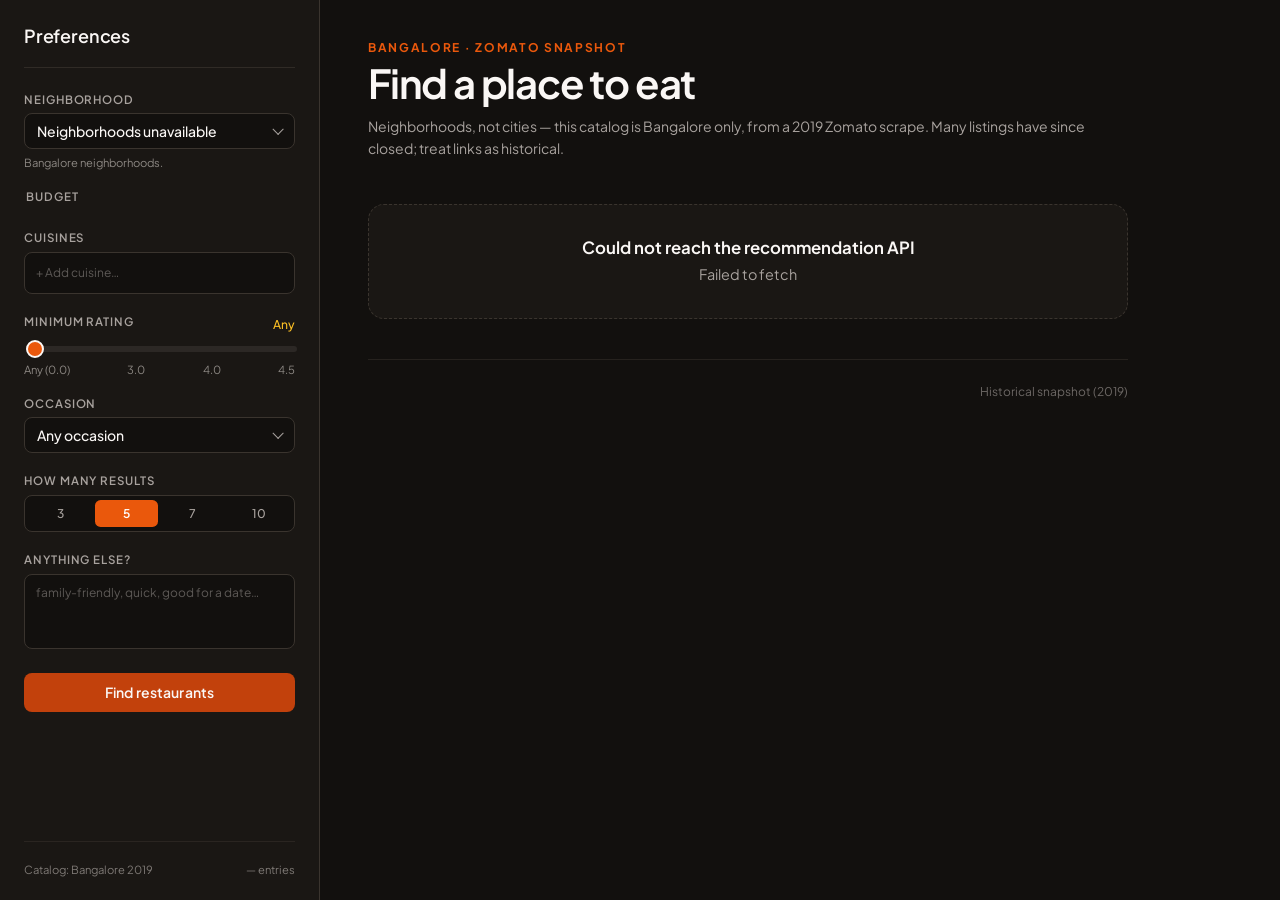
<file: frontend/index.html>
<!DOCTYPE html>
<html lang="en">
<head>
  <meta charset="UTF-8">
  <meta name="viewport" content="width=device-width, initial-scale=1.0">
  <title>Bangalore Restaurant Recommender</title>
  <link rel="icon" href="data:image/svg+xml,%3Csvg xmlns='http://www.w3.org/2000/svg' viewBox='0 0 16 16'%3E%3Ccircle cx='8' cy='8' r='8' fill='%23ea580c'/%3E%3C/svg%3E">
  <link rel="preconnect" href="https://fonts.googleapis.com">
  <link rel="preconnect" href="https://fonts.gstatic.com" crossorigin>
  <link href="https://fonts.googleapis.com/css2?family=Plus+Jakarta+Sans:wght@400;500;600;700&display=swap" rel="stylesheet">
  <link rel="stylesheet" href="./styles.css">
</head>
<body>
  <div class="shell">
    <aside class="sidebar" id="sidebar">
      <div>
        <div class="sidebar-head">
          <h2>Preferences</h2>
          <span class="filters-badge" id="filters-badge" hidden>Filters Active</span>
        </div>

        <form id="prefs" class="prefs">
          <div class="field">
            <label for="location">Neighborhood</label>
            <div class="select-wrap">
              <select id="location" name="location">
                <option value="">Loading neighborhoods…</option>
              </select>
            </div>
            <p class="hint" id="location-hint">Bangalore neighborhoods.</p>
          </div>

          <fieldset class="field">
            <legend>Budget</legend>
            <div id="budget-options" class="budget-list"></div>
          </fieldset>

          <div class="field">
            <label for="cuisine-input">Cuisines</label>
            <div class="cuisine-box" id="cuisine-box">
              <div id="cuisine-chips" class="cuisine-chips"></div>
              <input id="cuisine-input" type="text" placeholder="+ Add cuisine…" autocomplete="off" aria-autocomplete="list" aria-controls="cuisine-suggest">
              <ul id="cuisine-suggest" class="suggest" hidden></ul>
            </div>
          </div>

          <div class="field">
            <div class="label-row">
              <label for="min-rating">Minimum rating</label>
              <span id="rating-readout" class="rating-readout">Any</span>
            </div>
            <input id="min-rating" type="range" min="0" max="4.5" step="0.1" value="0">
            <div class="scale">
              <span>Any (0.0)</span>
              <span>3.0</span>
              <span>4.0</span>
              <span>4.5</span>
            </div>
          </div>

          <div class="field">
            <label for="occasion">Occasion</label>
            <div class="select-wrap">
              <select id="occasion" name="occasion">
                <option value="">Any occasion</option>
              </select>
            </div>
          </div>

          <div class="field">
            <span class="label" id="count-label">How many results</span>
            <div class="segment" role="group" aria-labelledby="count-label" id="result-count"></div>
          </div>

          <div class="field">
            <label for="extras">Anything else?</label>
            <textarea id="extras" rows="3" maxlength="500" placeholder="family-friendly, quick, good for a date…"></textarea>
          </div>

          <button type="submit" class="submit" id="submit">Find restaurants</button>
        </form>
      </div>

      <div class="sidebar-foot">
        <span>Catalog: Bangalore 2019</span>
        <span id="catalog-count">— entries</span>
      </div>
    </aside>

    <main class="main">
      <div class="panel">
        <header class="page-head">
          <p class="kicker">Bangalore · Zomato snapshot</p>
          <h1>Find a place to eat</h1>
          <p class="lede" id="lede">
            Neighborhoods, not cities — this catalog is Bangalore only, from a 2019 Zomato scrape.
            Many listings have since closed; treat links as historical.
          </p>
        </header>

        <div id="banner" class="banner" role="status" hidden></div>
        <div id="relaxations" class="notices" hidden></div>
        <p id="summary" class="summary" hidden></p>
        <div id="results"></div>
        <div id="foot" class="foot" hidden>
          <span id="foot-count"></span>
          <span>Historical snapshot (2019)</span>
        </div>
      </div>
    </main>
  </div>

  <script src="./config.js"></script>
  <script src="./app.js"></script>
</body>
</html>
</file>
<file: frontend/styles.css>
:root {
  --bg: #12100e;
  --sidebar: #1a1714;
  --card: #231f1c;
  --line: #3a342e;
  --text: #faf7f5;
  --muted: #a8a29e;
  --accent: #ea580c;
  --accent-deep: #c2410c;
  --chip-bg: #3a2418;
  --chip: #fdba74;
  --chip-line: #9a3412;
  --gold: #fbbf24;
  --badge: #2c2825;
  --badge-text: #d6d3d1;
}

* { box-sizing: border-box; }

body {
  margin: 0;
  min-height: 100vh;
  background: var(--bg);
  color: var(--text);
  font-family: "Plus Jakarta Sans", -apple-system, BlinkMacSystemFont, sans-serif;
  -webkit-font-smoothing: antialiased;
}

.shell { display: flex; min-height: 100vh; }

.sidebar {
  width: 320px;
  flex-shrink: 0;
  background: var(--sidebar);
  border-right: 1px solid var(--line);
  padding: 1.5rem;
  display: flex;
  flex-direction: column;
  justify-content: space-between;
  position: sticky;
  top: 0;
  height: 100vh;
  overflow-y: auto;
}

.sidebar-head {
  display: flex;
  align-items: center;
  justify-content: space-between;
  gap: 0.5rem;
  flex-wrap: wrap;
  padding-bottom: 1.25rem;
  border-bottom: 1px solid rgba(58, 52, 46, 0.7);
  margin-bottom: 1.5rem;
}

.sidebar-head h2 {
  margin: 0;
  font-size: 1.125rem;
  font-weight: 600;
  letter-spacing: -0.01em;
}

.filters-badge {
  font-size: 0.75rem;
  font-weight: 500;
  color: var(--muted);
  padding: 0.1rem 0.5rem;
  border-radius: 0.25rem;
  background: var(--badge);
  border: 1px solid rgba(58, 52, 46, 0.5);
}

.prefs { display: flex; flex-direction: column; gap: 1.25rem; }

.field { border: 0; margin: 0; padding: 0; min-width: 0; }

label, .label, legend {
  display: block;
  margin-bottom: 0.4rem;
  font-size: 0.72rem;
  font-weight: 600;
  letter-spacing: 0.08em;
  text-transform: uppercase;
  color: var(--muted);
}

.hint, .scale {
  margin: 0.35rem 0 0;
  font-size: 0.7rem;
  color: rgba(168, 162, 158, 0.8);
}

.scale { display: flex; justify-content: space-between; }

.select-wrap { position: relative; }

select, textarea, #cuisine-input {
  width: 100%;
  background: var(--bg);
  border: 1px solid var(--line);
  border-radius: 0.5rem;
  color: var(--text);
  font: inherit;
}

select {
  appearance: none;
  padding: 0.5rem 2rem 0.5rem 0.75rem;
  font-size: 0.875rem;
  font-weight: 500;
}

.select-wrap::after {
  content: "";
  position: absolute;
  right: 0.8rem;
  top: 50%;
  width: 0.45rem;
  height: 0.45rem;
  border-right: 1.5px solid var(--muted);
  border-bottom: 1.5px solid var(--muted);
  transform: translateY(-70%) rotate(45deg);
  pointer-events: none;
}

select:focus, textarea:focus, #cuisine-input:focus {
  outline: none;
  border-color: var(--accent);
}

.budget-list { display: flex; flex-direction: column; gap: 0.35rem; }

.budget-option {
  display: flex;
  align-items: flex-start;
  gap: 0.6rem;
  font-size: 0.75rem;
  font-weight: 400;
  letter-spacing: normal;
  text-transform: none;
  line-height: 1.35;
  color: var(--muted);
  cursor: pointer;
  padding: 0.15rem 0;
}

.budget-option:has(input:checked) {
  color: var(--text);
  font-weight: 500;
  background: var(--card);
  border: 1px solid rgba(58, 52, 46, 0.6);
  border-radius: 0.4rem;
  padding: 0.35rem 0.4rem;
}

.budget-option input { accent-color: var(--accent); width: 1rem; height: 1rem; }

.cuisine-box {
  position: relative;
  display: flex;
  flex-wrap: wrap;
  gap: 0.35rem;
  align-items: center;
  min-height: 42px;
  padding: 0.45rem;
  background: var(--bg);
  border: 1px solid var(--line);
  border-radius: 0.5rem;
}

.cuisine-box:focus-within { border-color: var(--accent); }

.cuisine-chips { display: contents; }

.chip, .badge {
  display: inline-flex;
  align-items: center;
  gap: 0.25rem;
  padding: 0.1rem 0.5rem;
  border-radius: 0.25rem;
  font-size: 0.75rem;
}

.chip {
  font-weight: 500;
  background: var(--chip-bg);
  color: var(--chip);
  border: 1px solid var(--chip-line);
}

.chip button {
  border: 0;
  background: transparent;
  color: inherit;
  cursor: pointer;
  font: inherit;
  line-height: 1;
  padding: 0;
}

.badge {
  font-weight: 400;
  background: var(--badge);
  color: var(--badge-text);
}

#cuisine-input {
  flex: 1;
  min-width: 8rem;
  border: 0;
  background: transparent;
  padding: 0.2rem 0.25rem;
  font-size: 0.75rem;
}

.suggest {
  position: absolute;
  z-index: 2;
  left: 0;
  right: 0;
  top: calc(100% + 4px);
  margin: 0;
  padding: 0.25rem;
  list-style: none;
  background: var(--sidebar);
  border: 1px solid var(--line);
  border-radius: 0.5rem;
  max-height: 180px;
  overflow-y: auto;
}

.suggest button {
  width: 100%;
  text-align: left;
  background: transparent;
  border: 0;
  color: var(--text);
  font: inherit;
  font-size: 0.8rem;
  padding: 0.4rem 0.5rem;
  border-radius: 0.35rem;
  cursor: pointer;
}

.suggest button:hover, .suggest button[aria-selected="true"] { background: var(--card); }

.label-row { display: flex; justify-content: space-between; align-items: center; }

.rating-readout { font-size: 0.75rem; font-weight: 500; color: var(--gold); }

input[type="range"] {
  width: 100%;
  height: 6px;
  appearance: none;
  background: var(--badge);
  border-radius: 999px;
  accent-color: var(--accent);
}

input[type="range"]::-webkit-slider-thumb {
  appearance: none;
  height: 18px;
  width: 18px;
  border-radius: 999px;
  background: var(--accent);
  border: 2px solid var(--text);
  cursor: pointer;
}

textarea {
  padding: 0.6rem 0.7rem;
  font-size: 0.75rem;
  line-height: 1.5;
  resize: none;
}

textarea::placeholder, #cuisine-input::placeholder { color: rgba(168, 162, 158, 0.5); }

.segment {
  display: grid;
  grid-template-columns: repeat(4, 1fr);
  gap: 0.25rem;
  padding: 0.25rem;
  background: var(--bg);
  border: 1px solid var(--line);
  border-radius: 0.5rem;
}

.segment button {
  border: 0;
  background: transparent;
  color: var(--muted);
  font: inherit;
  font-size: 0.75rem;
  font-weight: 500;
  padding: 0.4rem 0;
  border-radius: 0.35rem;
  cursor: pointer;
}

.segment button[aria-pressed="true"] {
  background: var(--accent);
  color: white;
  font-weight: 600;
}

.submit {
  width: 100%;
  border: 0;
  border-radius: 0.5rem;
  padding: 0.65rem 1rem;
  background: var(--accent-deep);
  color: var(--text);
  font: inherit;
  font-size: 0.875rem;
  font-weight: 600;
  letter-spacing: 0.01em;
  cursor: pointer;
}

.submit:hover:not(:disabled) { background: var(--accent); }
.submit:disabled { opacity: 0.6; cursor: wait; }

.sidebar-foot {
  margin-top: 1.5rem;
  padding-top: 1.25rem;
  border-top: 1px solid rgba(58, 52, 46, 0.5);
  display: flex;
  justify-content: space-between;
  font-size: 0.7rem;
  color: rgba(168, 162, 158, 0.7);
}

.main { flex: 1; padding: 2.5rem 3rem 3rem; overflow-y: auto; }
.panel { max-width: 760px; }

.kicker {
  margin: 0 0 0.4rem;
  font-size: 0.75rem;
  font-weight: 700;
  letter-spacing: 0.14em;
  text-transform: uppercase;
  color: var(--accent);
}

h1 {
  margin: 0 0 0.6rem;
  font-size: 2.5rem;
  font-weight: 650;
  letter-spacing: -0.03em;
  line-height: 1.1;
}

.lede { margin: 0; max-width: 720px; font-size: 0.875rem; line-height: 1.6; color: var(--muted); }

.banner, .notice {
  margin-top: 1.25rem;
  padding: 0.75rem 0.9rem;
  border-radius: 0.6rem;
  background: #1c2430;
  border: 1px solid #334155;
  color: #e2e8f0;
  font-size: 0.85rem;
  line-height: 1.45;
}

.notices {
  display: flex;
  flex-direction: column;
  gap: 8px;
  margin-top: 1.25rem;
}

.notice {
  margin: 0;
  background: #2a2118;
  border-color: rgba(234, 88, 12, 0.45);
  color: var(--text);
}

.summary {
  margin: 1.25rem 0 0;
  padding-bottom: 1rem;
  border-bottom: 1px solid rgba(58, 52, 46, 0.6);
  font-size: 0.9rem;
  line-height: 1.5;
}

.cards { display: flex; flex-direction: column; gap: 0.75rem; margin-top: 1.25rem; }

.card {
  background: var(--card);
  border: 1px solid var(--line);
  border-radius: 16px;
  padding: 1rem;
}

.card-row { display: flex; align-items: flex-start; gap: 0.85rem; }

.rank {
  width: 1.75rem;
  height: 1.75rem;
  border-radius: 999px;
  background: var(--accent);
  color: white;
  display: flex;
  align-items: center;
  justify-content: center;
  font-size: 0.875rem;
  font-weight: 700;
  flex-shrink: 0;
  margin-top: 0.1rem;
}

.card-body { flex: 1; min-width: 0; }

.card-head { display: flex; align-items: baseline; justify-content: space-between; gap: 0.5rem; }

.card-title {
  margin: 0;
  font-size: 1.125rem;
  font-weight: 700;
  line-height: 1.3;
  overflow: hidden;
  text-overflow: ellipsis;
  white-space: nowrap;
}

.zomato {
  flex-shrink: 0;
  font-size: 0.75rem;
  font-weight: 600;
  color: var(--accent);
  text-decoration: none;
}

.zomato:hover { text-decoration: underline; }

.meta {
  margin-top: 0.15rem;
  font-size: 0.875rem;
  color: var(--muted);
  display: flex;
  flex-wrap: wrap;
  gap: 0.35rem 0.4rem;
}

.rating { color: var(--gold); font-weight: 600; }

.tags { display: flex; flex-wrap: wrap; align-items: center; gap: 0.35rem; margin-top: 0.6rem; }

.tag-rule { width: 1px; height: 0.75rem; background: var(--line); margin: 0 0.2rem; }

.explain { margin: 0.75rem 0 0; font-size: 0.875rem; line-height: 1.55; }
.address { margin: 0.45rem 0 0; font-size: 0.75rem; color: var(--muted); }

.why { margin-top: 0.75rem; padding-top: 0.6rem; border-top: 1px solid rgba(58, 52, 46, 0.7); }

.why summary {
  cursor: pointer;
  font-size: 0.75rem;
  color: var(--muted);
  list-style: none;
}

.why summary::-webkit-details-marker { display: none; }
.why[open] summary { color: var(--text); }

.why-panel {
  margin-top: 0.5rem;
  background: var(--sidebar);
  border: 1px solid rgba(58, 52, 46, 0.8);
  border-radius: 0.5rem;
  padding: 0.75rem;
  font-size: 0.75rem;
  color: var(--muted);
}

.why-panel p { margin: 0 0 0.5rem; color: var(--text); }

.why-stats { display: flex; flex-wrap: wrap; gap: 0.35rem 1rem; color: var(--badge-text); }
.why-stats b { color: var(--text); font-weight: 600; }
.boost { color: var(--accent); }
.score { color: var(--gold); }
.yes { color: #34d399; }

.empty {
  margin-top: 1.5rem;
  background: var(--sidebar);
  border: 1px dashed var(--line);
  border-radius: 16px;
  padding: 2rem 1.5rem;
  text-align: center;
  color: var(--muted);
}

.empty h2 { margin: 0 0 0.4rem; font-size: 1.05rem; font-weight: 650; color: var(--text); letter-spacing: 0; text-transform: none; }
.empty p { margin: 0; font-size: 0.9rem; line-height: 1.5; }

.foot {
  margin-top: 2.5rem;
  padding: 1.5rem 0 2rem;
  border-top: 1px solid rgba(58, 52, 46, 0.5);
  display: flex;
  justify-content: space-between;
  font-size: 0.75rem;
  color: rgba(168, 162, 158, 0.6);
}

@media (max-width: 768px) {
  .shell { flex-direction: column; }
  .sidebar {
    width: 100%;
    height: auto;
    position: relative;
    border-right: 0;
    border-bottom: 1px solid var(--line);
  }
  .main { padding: 1.25rem 1rem 2.5rem; }
  h1 { font-size: 1.85rem; }
  .card-head { flex-wrap: wrap; }
  .card-title { white-space: normal; }
  .foot { flex-direction: column; gap: 0.35rem; }
}
</file>
